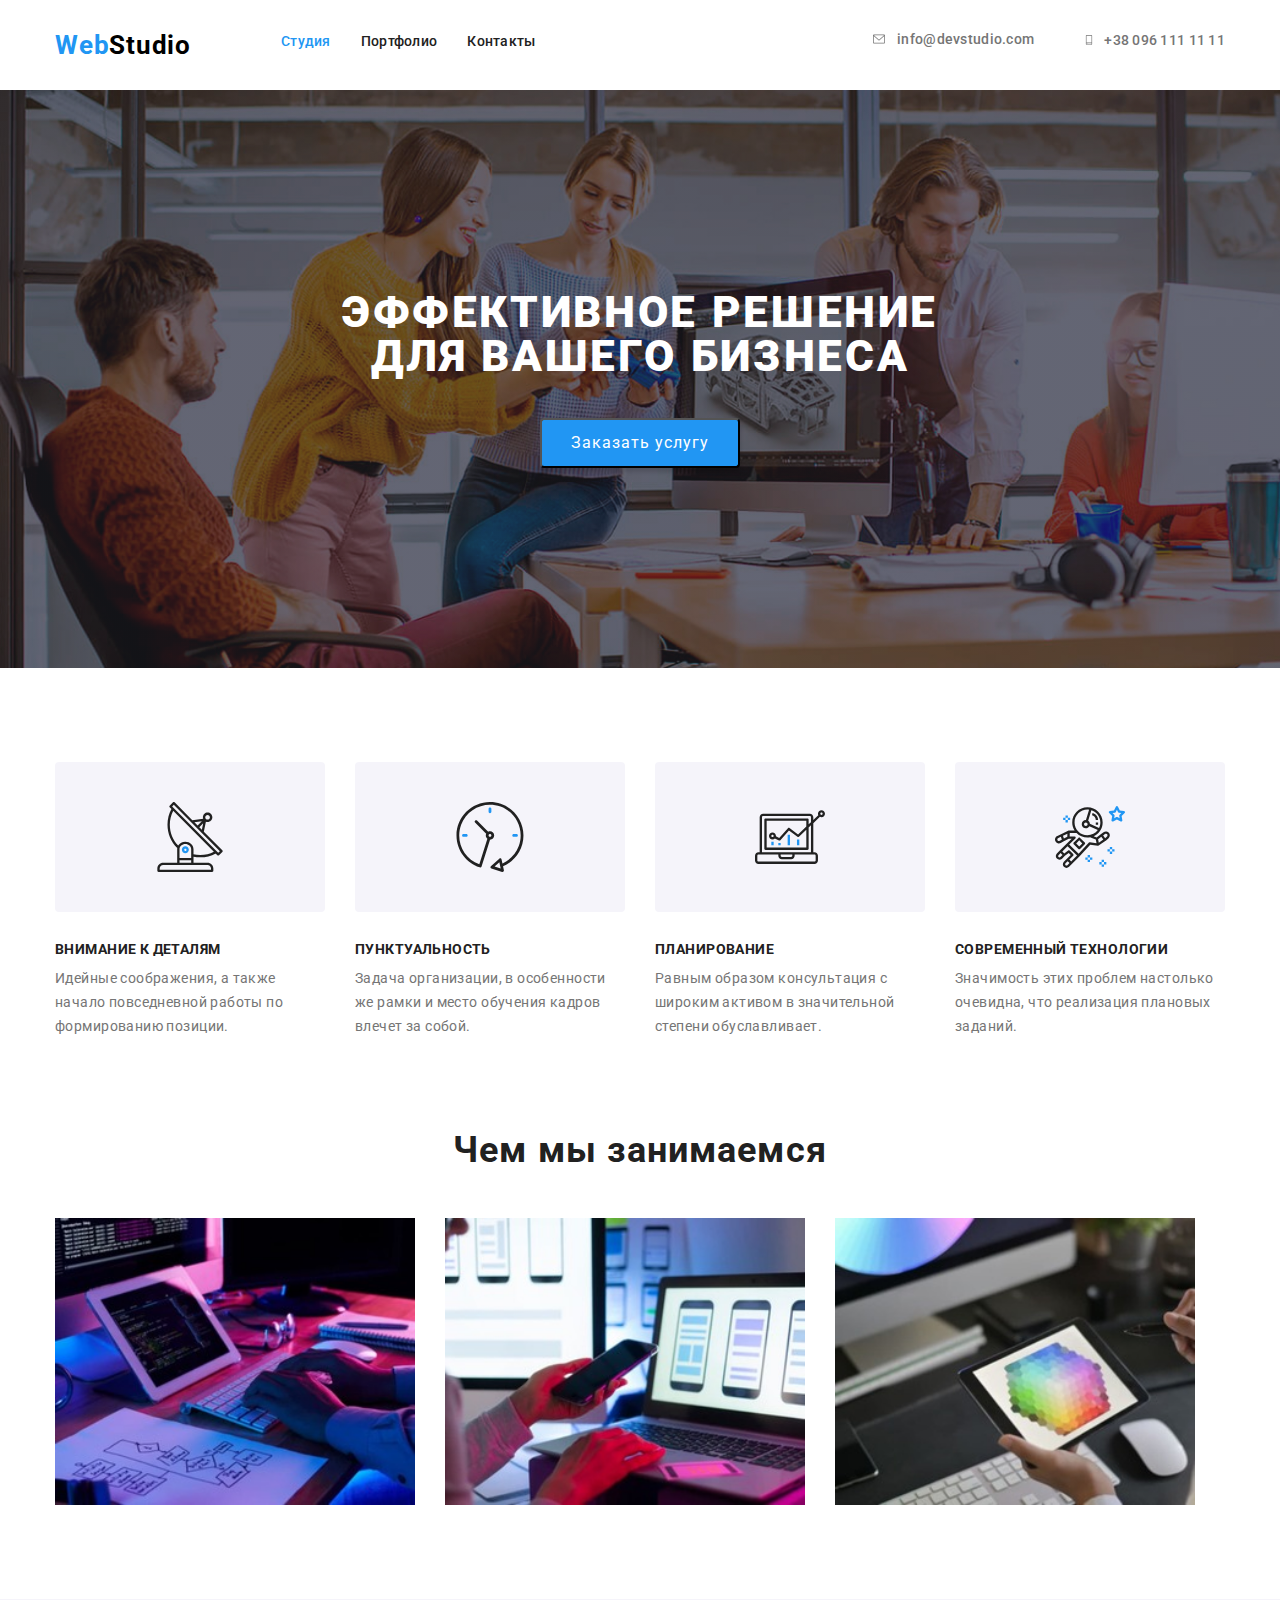
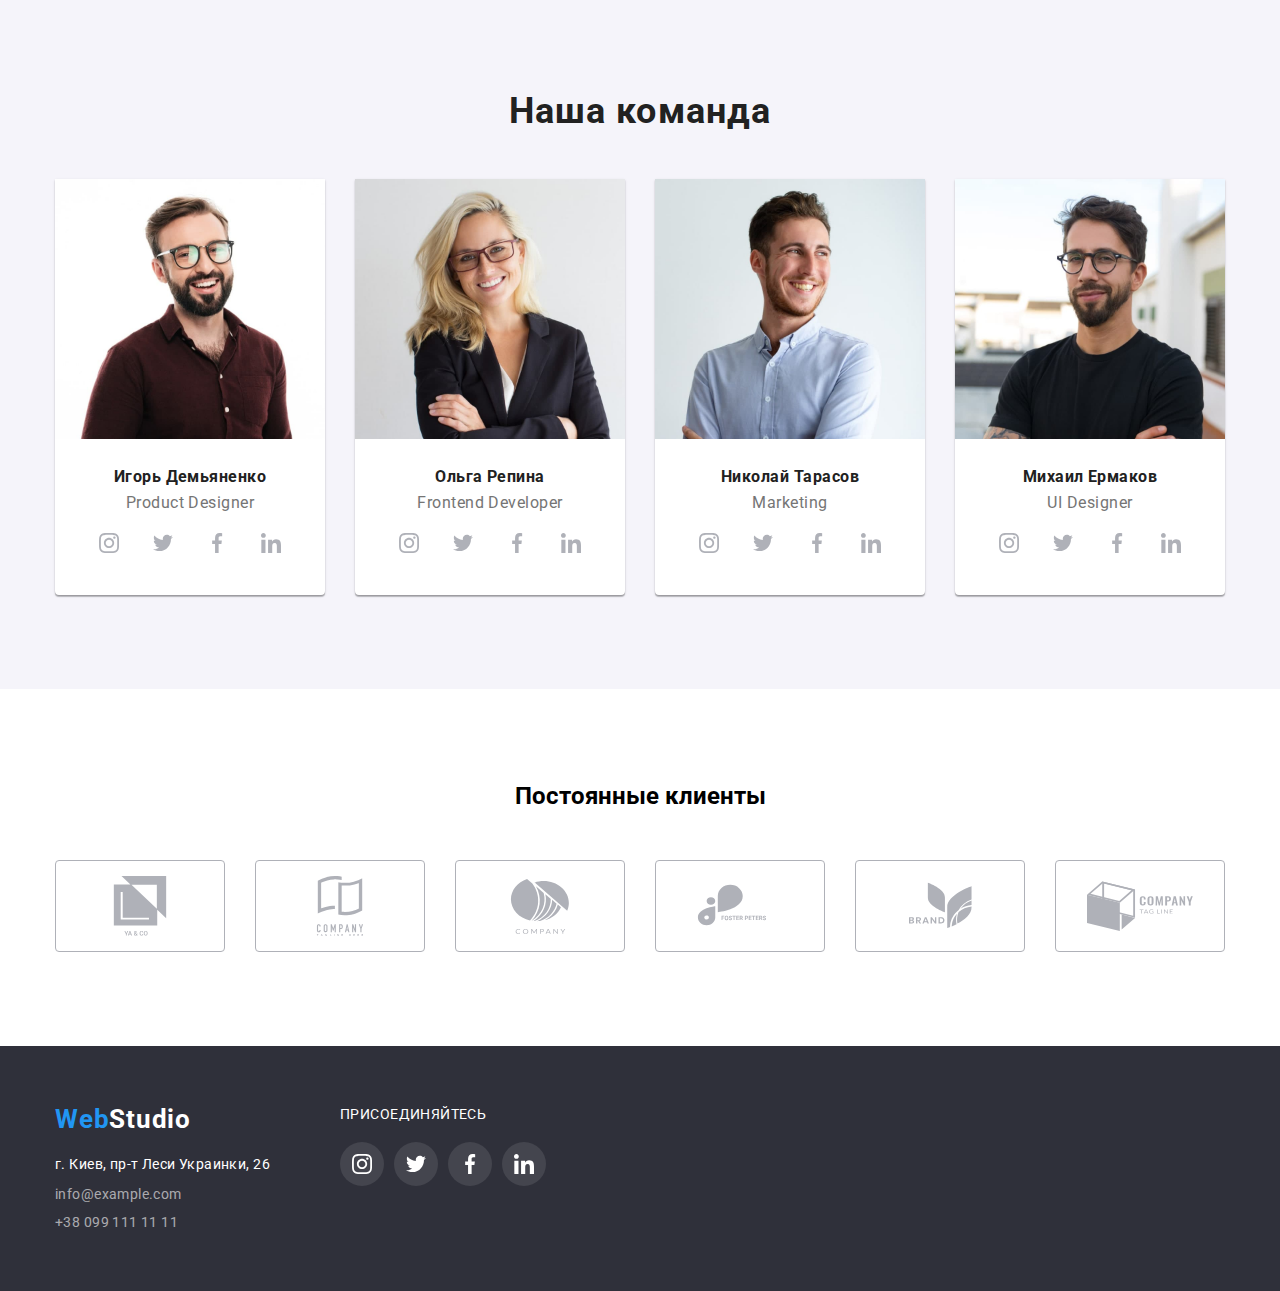
<file: index.html>
<!DOCTYPE html>
<html lang="en">
    <head>
        <meta charset="UTF-8">
        <meta http-equiv="X-UA-Compatible" content="IE=edge">
        <meta name="viewport" content="width=device-width, initial-scale=1.0">
        <title>Web Studip</title>
        <style>
            * {
            padding: 0;
            margin: 0;
            }
        </style>
        <link rel="preconnect" href="https://fonts.googleapis.com">
        <link rel="preconnect" href="https://fonts.gstatic.com" crossorigin>
        <link href="https://fonts.googleapis.com/css2?family=Roboto:wght@100;300;400;500;700;900&display=swap" rel="stylesheet">
        <link rel="stylesheet" href="css/modern-normalize.css">
        <link rel="stylesheet" href="css/style.css">
    </head>
<body>
    <header>
        <div class="container flexwrap-1">
            <nav class="flexwrap-1">
                <a class="webstudio" href="/">Web<span class="studio">Studio</span></a>

                <ul class="linki tocki flexwrap-1 concatst-ost">
                    <li class="li-ots"><a class="linki-1 text-razmer" href="./index.html">Студия</a></li>
                    <li class="li-ots"><a class="linki text-razmer" href="./portfolio.html">Портфолио</a></li>
                    <li class="li-ots"><a class="linki text-razmer" href="">Контакты</a></li>
                </ul>
            </nav>
                <ul class="tocki flexwrap-3 concatst">
                    <li class="li-ots-2"><a class="linki text-razmer-mail" href="mailto:info@devstudio.com"><svg class="size-2"><use href="./images/icons.svg#icon-envelope"></use></svg>info@devstudio.com</a></li>
                    <li class="li-ots-2"><a class="linki text-razmer-mail" href="tel:+380961111111"><svg class="size-1"><use href="./images/icons.svg#icon-smartphone"></use></svg>+38 096 111 11 11</a></li>
                </ul>
        </div>
        </header>
    <main>
        <!--герой-->
        <section class="overlay">
        <DIV class="container">
            <h1 class="text-knopki">ЭФФЕКТИВНОЕ РЕШЕНИЕ <br> ДЛЯ ВАШЕГО БИЗНЕСА</h1>
            <button class="button-index" type="button">Заказать услугу</button>
        </DIV>
        </section>
        <!--наши преимущества-->
        <section class="flexwrap section-1">
            <div class="container">
            <ul class="tocki flexwrap-1 plusa">
                <li class="padding-plus">
                    <div class="over">
                        <svg class="size"><use href="./images/icons.svg#icon-antenna"></use></svg>
                    </div> 
                    <h3 class="flexwrap text-plus">ВНИМАНИЕ К ДЕТАЛЯМ</h3><span class="text-plus-opis flexwrap">Идейные соображения, а также начало повседневной работы по формированию позиции.</span></li>
                <li class="padding-plus">
                    <div class="over">
                        <svg class="size"><use href="./images/icons.svg#icon-clock"></use></svg>
                    </div> 
                    <h3 class="flexwrap text-plus">ПУНКТУАЛЬНОСТЬ</h3><span class="text-plus-opis flexwrap">Задача организации, в особенности же рамки и место обучения кадров влечет за собой.</span></li>
                <li class="padding-plus">
                    <div class="over">
                        <svg class="size"><use href="./images/icons.svg#icon-diagram"></use></svg>
                    </div> 
                    <h3 class="flexwrap text-plus">ПЛАНИРОВАНИЕ</h3><span class="text-plus-opis flexwrap">Равным образом консультация с широким активом в значительной степени обуславливает.</span></li>
                <li class="padding-plus">
                    <div class="over">
                        <svg class="size"><use href="./images/icons.svg#icon-astronaut"></use></svg>
                    </div>  
                    <h3 class="flexwrap text-plus">СОВРЕМЕННЫЙ ТЕХНОЛОГИИ</h3><span class="text-plus-opis flexwrap">Значимость этих проблем настолько очевидна, что реализация плановых заданий.</span></li>
            </ul>
            </div>
        </section>
        <!--чем мы занимаемся-->
        <section class="section prei">
            <div class="container">
            <h2 class="text-zanimaemsya">Чем мы занимаемся</h2>
            <ul class="tocki flexwrap-4">
                <li class="padding"><img src="./images/img1.jpg" alt="вёрстка сайта" width="370" height="294"> </li>
                <li class="padding"><img src="./images/img2.jpg" alt="адаптация сайта" width="370" height="294"> </li>
                <li class="padding"><img src="./images/img3.jpg" alt="дизайн сайта" width="370" height="294"> </li>
            </ul>
            </div>
        </section>
        <!--наша команда-->
        <section class="flexwrap team section-1">
            <div class="container">
            <h2 class="text-zanimaemsya-1 prei">Наша команда</h2>
            <ul class="tocki flexwrap-1">
                <li class="box-1 li-ots-3">
                <img src="./images/img4.jpg" alt="вёрстка сайта" width="270" height="260">
                <div class="ots-2">
                <h2 class="name">Игорь Демьяненко</h2>
                <p class="work">Product Designer</p>
                <div class="tocki flexwrap-9">
                <ul class="flexwrap-1">
                    <li class="hz-1">
                        <a class="linki-3" href="https://www.instagram.com/">
                            <svg class="clean" width="20" height="20">
                                <use href="./images/icons.svg#icon-instagram"></use>
                            </svg>
                        </a>
                    </li>
                    <li class="hz-1">
                        <a class="linki-3" href="https://www.twitter.com/">
                            <svg class="clean" width="20" height="20">
                                <use href="./images/icons.svg#icon-twitter"></use>
                            </svg>
                        </a>
                    </li>
                    <li class="hz-1">
                        <a class="linki-3" href="https://www.facebook.com/">
                            <svg class="clean" width="20" height="20">
                                <use href="./images/icons.svg#icon-facebook"></use>
                            </svg>
                        </a>
                    </li>
                    <li class="hz-1">
                        <a class="linki-3" href="https://www.linkedin.com/">
                            <svg class="clean" width="20" height="20">
                                <use href="./images/icons.svg#icon-linkedin"></use>
                            </svg>
                        </a>
                    </li>
                </ul>
                </div>
                </div>
                </li>
                
                <li class="box-1 li-ots-3">
                <img src="./images/img5.jpg" alt="вёрстка сайта" width="270" height="260">
                <div class="ots-2">
                <h2 class="name">Ольга Репина</h2>
                <p class="work">Frontend Developer</p>
                <div class="tocki flexwrap-9">
                    <ul class="flexwrap-1">
                        <li class="hz-1">
                            <a class="linki-3" href="https://www.instagram.com/">
                                <svg class="clean" width="20" height="20">
                                    <use href="./images/icons.svg#icon-instagram"></use>
                                </svg>
                            </a>
                        </li>
                        <li class="hz-1">
                            <a class="linki-3" href="https://www.twitter.com/">
                                <svg class="clean" width="20" height="20">
                                    <use href="./images/icons.svg#icon-twitter"></use>
                                </svg>
                            </a>
                        </li>
                        <li class="hz-1">
                            <a class="linki-3" href="https://www.facebook.com/">
                                <svg class="clean" width="20" height="20">
                                    <use href="./images/icons.svg#icon-facebook"></use>
                                </svg>
                            </a>
                        </li>
                        <li class="hz-1">
                            <a class="linki-3" href="https://www.linkedin.com/">
                                <svg class="clean" width="20" height="20">
                                    <use href="./images/icons.svg#icon-linkedin"></use>
                                </svg>
                            </a>
                        </li>
                    </ul>
                    </div>
                </div>
                </li>
           
                <li class="box-1 li-ots-3">
                <img src="./images/img6.jpg" alt="вёрстка сайта" width="270" height="260">
                <div class="ots-2">
                <h2 class="name">Николай Тарасов</h2>
                <p class="work">Marketing</p>
                <div class="tocki flexwrap-9">
                    <ul class="flexwrap-1">
                        <li class="hz-1">
                            <a class="linki-3" href="https://www.instagram.com/">
                                <svg class="clean" width="20" height="20">
                                    <use href="./images/icons.svg#icon-instagram"></use>
                                </svg>
                            </a>
                        </li>
                        <li class="hz-1">
                            <a class="linki-3" href="https://www.twitter.com/">
                                <svg class="clean" width="20" height="20">
                                    <use href="./images/icons.svg#icon-twitter"></use>
                                </svg>
                            </a>
                        </li>
                        <li class="hz-1">
                            <a class="linki-3" href="https://www.facebook.com/">
                                <svg class="clean" width="20" height="20">
                                    <use href="./images/icons.svg#icon-facebook"></use>
                                </svg>
                            </a>
                        </li>
                        <li class="hz-1">
                            <a class="linki-3" href="https://www.linkedin.com/">
                                <svg class="clean" width="20" height="20">
                                    <use href="./images/icons.svg#icon-linkedin"></use>
                                </svg>
                            </a>
                        </li>
                    </ul>
                    </div>
                </div>
                </li>
   

                <li class="box-1 li-ots-3">
                <img src="./images/img7.jpg" alt="вёрстка сайта" width="270" height="260">
                <div class="ots-2">
                <h2 class="name">Михаил Ермаков</h2>
                <p class="work">UI Designer</p>
                <div class="tocki flexwrap-9">
                    <ul class="flexwrap-1">
                        <li class="hz-1">
                            <a class="linki-3" href="https://www.instagram.com/">
                                <svg class="clean" width="20" height="20">
                                    <use href="./images/icons.svg#icon-instagram"></use>
                                </svg>
                            </a>
                        </li>
                        <li class="hz-1">
                            <a class="linki-3" href="https://www.twitter.com/">
                                <svg class="clean" width="20" height="20">
                                    <use href="./images/icons.svg#icon-twitter"></use>
                                </svg>
                            </a>
                        </li>
                        <li class="hz-1">
                            <a class="linki-3" href="https://www.facebook.com/">
                                <svg class="clean" width="20" height="20">
                                    <use href="./images/icons.svg#icon-facebook"></use>
                                </svg>
                            </a>
                        </li>
                        <li class="hz-1">
                            <a class="linki-3" href="https://www.linkedin.com/">
                                <svg class="clean" width="20" height="20">
                                    <use href="./images/icons.svg#icon-linkedin"></use>
                                </svg>
                            </a>
                        </li>
                    </ul>
                    </div>
                </div>
                </li>
            </ul>
            </div>
        </section>
    <section class="clients">
        <div class="container">
            <h2 class="vv">Постоянные клиенты</h2>
            <Ul class="flexwrap-6">
                <li class="xx"><a class="color" href="/"><svg width="106" height="60"><use href="./images/icons.svg#icon-Union"></use></svg></a></li>
                <li class="xx"><a class="color" href="/"><svg width="106" height="60"><use href="./images/icons.svg#icon-group4"></use></svg></a></li>
                <li class="xx"><a class="color" href="/"><svg width="106" height="60"><use href="./images/icons.svg#icon-group"></use></svg></a></li>
                <li class="xx"><a class="color" href="/"><svg width="106" height="60"><use href="./images/icons.svg#icon-group3"></use></svg></a></li>
                <li class="xx"><a class="color" href="/"><svg width="106"><use href="./images/icons.svg#icon-logo"></use></svg></a></li>
                <li class="xx"><a class="color" href="/"><svg width="106"><use href="./images/icons.svg#icon-group2"></use></svg></a></li>
            </Ul>
        </div>
    </section>
</main>
    <footer class="flexwrap-1">
    <div class="container flexwrap-1">
        <address>
            <a class="webstudio-1" href="/">Web<span class="studio-white">Studio</span></a>   
            <ul class="tocki">
                <li class="ots-11"><a class="adress" href="https://www.google.com/maps/place/%D0%B1%D1%83%D0%BB.+%D0%9B%D0%B5%D1%81%D0%B8+%D0%A3%D0%BA%D1%80%D0%B0%D0%B8%D0%BD%D0%BA%D0%B8,+26,+%D0%9A%D0%B8%D0%B5%D0%B2,+02000">г. Киев, пр-т Леси Украинки, 26</a></li>
                <li class="ots-11"><a class="telmail-futer" href="mailto:info@example.com">info@example.com</a></li>
                <li class="ots-11"><a class="telmail-futer" href="tel:+380991111111">+38 099 111 11 11</a></li>
            </ul>
        </address>
        <div class="krug">
            <p class="qq">ПРИСОЕДИНЯЙТЕСЬ</p>
            <ul class="tocki flexwrap-1">
                <li class="hz-1">
                    <a class="linki-2" href="https://www.instagram.com/">
                        <svg class="clean" width="20" height="20">
                            <use href="./images/icons.svg#icon-instagram"></use>
                        </svg>
                    </a>
                </li>
                <li class="hz-1">
                    <a class="linki-2" href="https://www.twitter.com/">
                        <svg class="clean" width="20" height="20">
                            <use href="./images/icons.svg#icon-twitter"></use>
                        </svg>
                    </a>
                </li>
                <li class="hz-1">
                    <a class="linki-2" href="https://www.facebook.com/">
                        <svg class="clean" width="20" height="20">
                            <use href="./images/icons.svg#icon-facebook"></use>
                        </svg>
                    </a>
                </li>
                <li class="hz-1">
                    <a class="linki-2" href="https://www.linkedin.com/">
                        <svg class="clean" width="20" height="20">
                            <use href="./images/icons.svg#icon-linkedin"></use>
                        </svg>
                    </a>
                </li>
            </ul>
        </div>
    </div>
</footer>
</body>
</html>
</file>
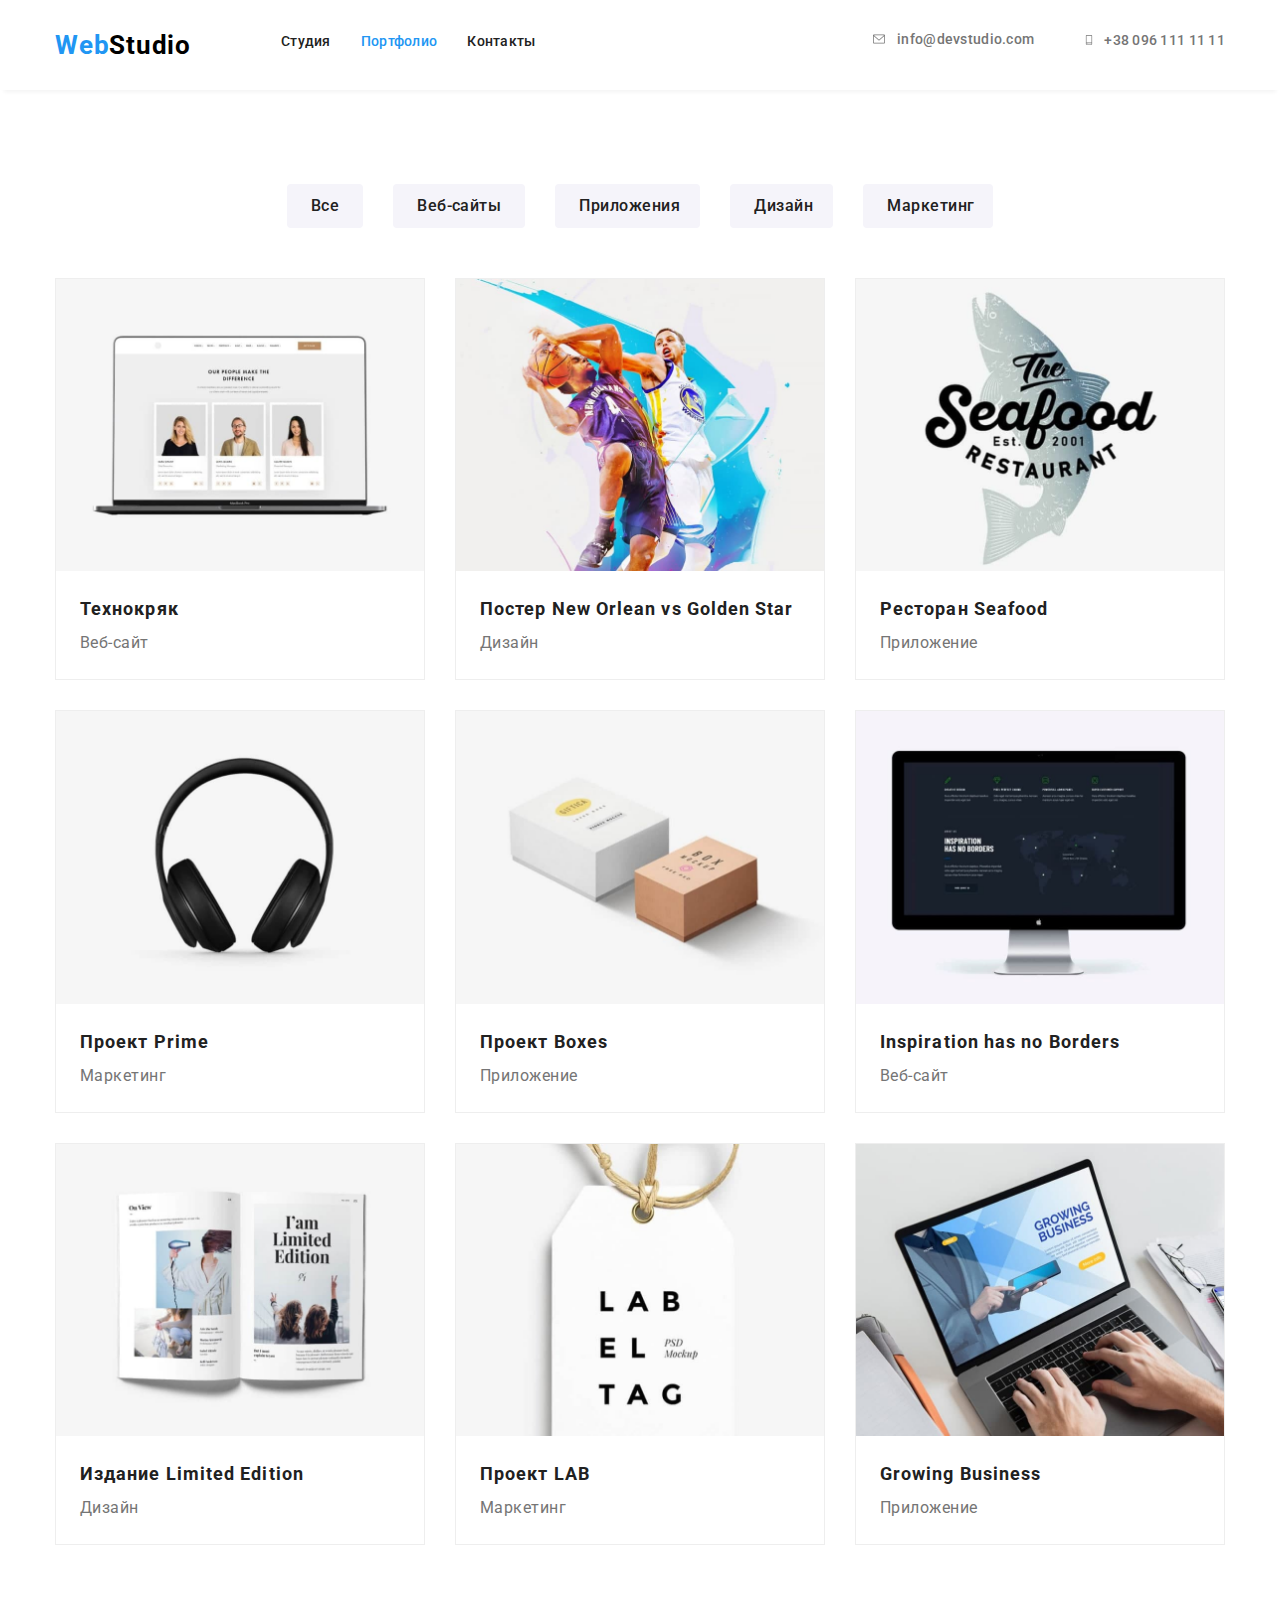
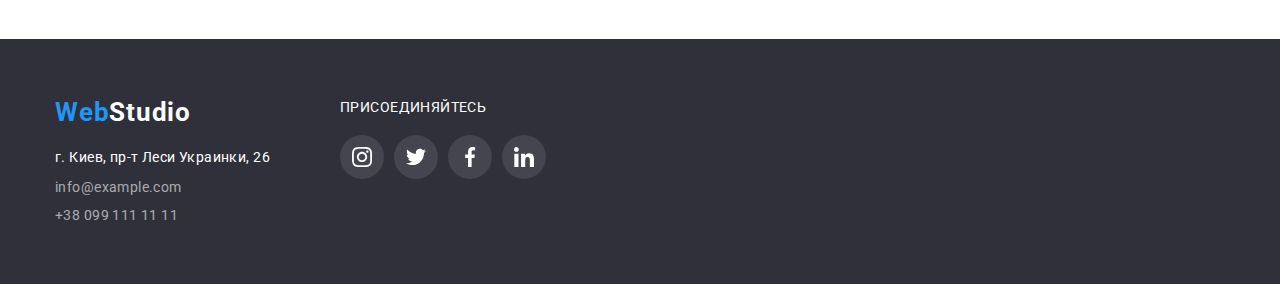
<file: portfolio.html>
<!DOCTYPE html>
<html lang="en">
    <head>
        <meta charset="UTF-8">
        <meta http-equiv="X-UA-Compatible" content="IE=edge">
        <meta name="viewport" content="width=device-width, initial-scale=1.0">
        <title>Portfolio</title>
        <style>
            * {
            padding: 0;
            margin: 0;
            }
        </style>
        <link rel="preconnect" href="https://fonts.googleapis.com">
        <link rel="preconnect" href="https://fonts.gstatic.com" crossorigin>
        <link href="https://fonts.googleapis.com/css2?family=Roboto:wght@100;300;400;500;700;900&display=swap" rel="stylesheet">
        <link rel="stylesheet" href="css/modern-normalize.css">
        <link rel="stylesheet" href="css/style.css">
    </head>
<body>
    <header class="boxshadow">
    <div class="container">
        <nav class="flexwrap">
            <a class="webstudio" href="/">Web<span class="studio">Studio</span></a>

            <ul class="linki tocki flexwrap concatst-ost">
                <li class="li-ots"><a class="linki text-razmer" href="./index.html">Студия</a></li>
                <li class="li-ots"><a class="linki-1 text-razmer" href="./portfolio.html">Портфолио</a></li>
                <li class="li-ots"><a class="linki text-razmer" href="">Контакты</a></li>
            </ul>

            <ul class="tocki flexwrap-3 concatst">
                <li class="li-ots-2"><a class="linki text-razmer-mail" href="mailto:info@devstudio.com"><svg class="size-2"><use href="./images/icons.svg#icon-envelope"></use></svg>info@devstudio.com</a></li>
                <li class="li-ots-2"><a class="linki text-razmer-mail" href="tel:+380961111111"><svg class="size-1"><use href="./images/icons.svg#icon-smartphone"></use></svg>+38 096 111 11 11</a></li>
            </ul>
        </nav>
    </div>
    </header>
    <main>
        <!--кнопки-->
        <section class="section">
        <div class="container">
            <ul class="tocki flexwrap pad-knopki">
                <li><button class="text-button text-button-0" type="button">Все</button></li>
                <li><button class="text-button text-button-1" type="button">Веб-сайты</button></li>
                <li><button class="text-button text-button-2" type="button">Приложения</button></li>
                <li><button class="text-button text-button-3" type="button">Дизайн</button></li>
                <li><button class="text-button text-button-4" type="button">Маркетинг</button></li>
            </ul>
            <!--портфолио-->
            <ul class="tocki-1 flex-container">
                <li class="box flex-element">
                    <a class="linkshadow"><img src="./images/project-1.jpg" alt="изображения сайта" width="370">
                    <div class="ots-4">
                    <h2 class="zag">Технокряк</h2>
                    <p class="opis">Веб-сайт</p>
                    </div></a>
                </li>

                <li class="box flex-element">
                    <a class="linkshadow"><img src="./images/project-2.jpg" alt="изображения сайта" width="370">
                    <div class="ots-4">
                    <h2 class="zag">Постер New Orlean vs Golden Star</h2>
                    <p class="opis">Дизайн</p>
                    </div></a>
                </li>

                <li class="box flex-element">
                    <a class="linkshadow"><img src="./images/project-3.jpg" alt="изображения сайта" width="370">
                    <div class="ots-4">
                    <h2 class="zag">Ресторан Seafood</h2>
                    <p class="opis">Приложение</p>
                    </div></a>
                </li>

                <li class="box flex-element">
                    <a class="linkshadow"><img src="./images/project-4.jpg" alt="изображения сайта" width="370">
                    <div class="ots-4">
                    <h2 class="zag">Проект Prime</h2>
                    <p class="opis">Маркетинг</p>
                    </div></a>
                </li>

                <li class="box flex-element">
                    <a class="linkshadow"><img src="./images/project-5.jpg" alt="изображения сайта" width="370">
                    <div class="ots-4">
                    <h2 class="zag">Проект Boxes</h2>
                    <p class="opis">Приложение</p>
                    </div></a>
                </li>

                <li class="box flex-element">
                    <a class="linkshadow"><img src="./images/project-6.jpg" alt="изображения сайта" width="370">
                    <div class="ots-4">
                    <h2 class="zag">Inspiration has no Borders</h2>
                    <p class="opis">Веб-сайт</p>
                    </div></a>
                </li>

                
                <li class="box flex-element">
                    <a class="linkshadow"><img src="./images/project-7.jpg" alt="изображения сайта" width="370">
                    <div class="ots-4">
                    <h2 class="zag">Издание Limited Edition</h2>
                    <p class="opis">Дизайн</p>
                    </div></a>
                </li>

                <li class="box flex-element">
                    <a class="linkshadow"><img src="./images/project-8.jpg" alt="изображения сайта" width="370">
                    <div class="ots-4">
                    <h2 class="zag">Проект LAB</h2>
                    <p class="opis">Маркетинг</p>
                    </div></a>
                </li>

                <li class="box flex-element">
                    <a class="linkshadow"><img src="./images/project-9.jpg" alt="изображения сайта" width="370">
                    <div class="ots-4">
                    <h2 class="zag">Growing Business</h2>
                    <p class="opis">Приложение</p>
                    </div></a>
                </li>
            </ul>
        </div>
        </section>
    </main>
    <footer class="flexwrap-1">
        <div class="container flexwrap-1">
            <address>
                <a class="webstudio-1" href="/">Web<span class="studio-white">Studio</span></a>   
                <ul class="tocki">
                    <li class="ots-11"><a class="adress" href="https://www.google.com/maps/place/%D0%B1%D1%83%D0%BB.+%D0%9B%D0%B5%D1%81%D0%B8+%D0%A3%D0%BA%D1%80%D0%B0%D0%B8%D0%BD%D0%BA%D0%B8,+26,+%D0%9A%D0%B8%D0%B5%D0%B2,+02000">г. Киев, пр-т Леси Украинки, 26</a></li>
                    <li class="ots-11"><a class="telmail-futer" href="mailto:info@example.com">info@example.com</a></li>
                    <li class="ots-11"><a class="telmail-futer" href="tel:+380991111111">+38 099 111 11 11</a></li>
                </ul>
            </address>
            <div class="krug">
                <p class="qq">ПРИСОЕДИНЯЙТЕСЬ</p>
                <ul class="tocki flexwrap-1">
                    <li class="hz-1">
                        <a class="linki-2" href="https://www.instagram.com/">
                            <svg class="clean" width="20" height="20">
                                <use href="./images/icons.svg#icon-instagram"></use>
                            </svg>
                        </a>
                    </li>
                    <li class="hz-1">
                        <a class="linki-2" href="https://www.twitter.com/">
                            <svg class="clean" width="20" height="20">
                                <use href="./images/icons.svg#icon-twitter"></use>
                            </svg>
                        </a>
                    </li>
                    <li class="hz-1">
                        <a class="linki-2" href="https://www.facebook.com/">
                            <svg class="clean" width="20" height="20">
                                <use href="./images/icons.svg#icon-facebook"></use>
                            </svg>
                        </a>
                    </li>
                    <li class="hz-1">
                        <a class="linki-2" href="https://www.linkedin.com/">
                            <svg class="clean" width="20" height="20">
                                <use href="./images/icons.svg#icon-linkedin"></use>
                            </svg>
                        </a>
                    </li>
                </ul>
            </div>
        </div>
    </footer>
</body>
</html>
</file>
<file: css/style.css>
body {
    font-family: 'Roboto', sans-serif;
    color :black;
    margin: 0px;
}

.linki {
    color: #FFFFFF; /* Цвет обычной ссылки */ 
    text-decoration: none; /* Убираем подчёркивание у ссылок */
   }
.linki:hover {
    color: #2196F3; /* Цвет ссылки при наведении */
    }

.telmail,
.telmail text {
    font-weight: 500;
    font-size: 14px;
    line-height: 1;
    letter-spacing: 0.02em;
    text-decoration: none;
    color: #757575;
}

.tocki {
    list-style-type: none;
    font-style: normal;

}

.webstudio {
    text-decoration: none;    
    font-weight: bold;
    font-size: 26px;
    line-height: 1;
    letter-spacing: 0.03em;
    color: #2196F3;
    font-style: normal;
}

.studio {
    color: black;
}

.navigat {
    margin-left: 93px;
}

.text-razmer {
    font-style: normal;
    font-weight: 500;
    font-size: 14px;
    line-height: 1;
    letter-spacing: 0.02em;    
    color: #212121;
}

.text-button {
    background: #F5F4FA;
    border-radius: 4px;
    font-size: 16px;
    line-height: 2;
    text-align: center;
    letter-spacing: 0.03em;
    color: #212121;
    cursor: pointer;
    border: none;
    padding-top: 6px;
    padding-bottom: 6px;
    padding-left: 24px;
    padding-right: 24px;
    font-weight: 500;
}

.text-button:hover {
    color: white;
    background:#2196F3 ;
}


.zag {
    font-size: 18px;
    line-height: 2;
    letter-spacing: 0.06em;
    color: #212121;
    padding-left: 24px;
}

.opis {
    font-style: normal;
    font-weight: normal;
    font-size: 16px;
    line-height: 2;
    letter-spacing: 0.03em;
    color: #757575;
    padding-left: 24px;
}

.mid {
    text-align: center;
    align-items: center;
}

.box {
    background: #FFFFFF;
    border: 1px solid #EEEEEE;
    box-sizing: border-box;
    width: 370px;
    left: 215px;
    top: 696px;
    margin-right : 30px;
    margin-bottom: 30px;
}


.box:nth-child(7) {
    margin-bottom: 0px;
}

.box:nth-child(8) {
    margin-bottom: 0px;
}

.box:nth-child(9) {
    margin-bottom: 0px;
}

.adress {
    font-size: 14px;
    line-height: 24px;
    letter-spacing: 0.03em;
    text-decoration: none;
    color: #FFFFFF;
}

header {
    background: #FFFFFF;
    padding-top: 32px;
    padding-bottom: 32px;
}


footer {
    background: #2F303A;
    padding-top: 60px;
    padding-bottom: 60px;
}

.studio-white {
    color: white;
}

.telmail-futer {
    font-size: 14px;
    line-height: 1;
    letter-spacing: 0.03em;
    color: rgba(255, 255, 255, 0.6);
    text-decoration: none;
}

.fon-knopki {
    max-width: 1600px;
    left: 0px;
    top: 80px;
    background: #2F303A;
    padding-top: 200px;
    padding-bottom: 200px;
}

.text-knopki {
    font-weight: 900;
    font-size: 44px;
    line-height: 1;
    text-align: center;
    letter-spacing: 0.06em;
    text-transform: uppercase;
    color: white;
    margin: 0px;
    margin-bottom: 40px;
}

.button-index {
    background: #2196F3;
    box-shadow: 0px 4px 4px rgba(0, 0, 0, 0.15);
    border-radius: 4px;
    font-size: 16px;
    line-height: 2;
    letter-spacing: 0.06em;
    color: #FFFFFF;
    width: 200px;
    height: 50px;
    cursor: pointer;
    display: block;
    margin: auto;
}

.text-plus {
    font-size: 14px;
    line-height: 1;
    letter-spacing: 0.03em;
    text-transform: uppercase;
    color: #212121;
    width: 270px;
    margin-bottom: 10px;
}

.text-plus-opis {
    font-size: 14px;
    line-height: 24px;
    letter-spacing: 0.03em;
    color: #757575;
    width: 270px;
}

.text-zanimaemsya {
    font-size: 36px;
    line-height: 1;
    text-align: center;
    letter-spacing: 0.03em;
    color: #212121;
    margin: 0 auto;
    margin-bottom: 50px;
}

.name {
    font-size: 16px;
    line-height: 1;
    text-align: center;
    letter-spacing: 0.03em;
    color: #212121;
    padding-bottom: 10px;
}

.work {
    font-size: 16px;
    line-height: 1;
    text-align: center;
    letter-spacing: 0.03em;
    color: #757575;
}

.box-1 {
    width: 270px;
    background: #FFFFFF;
    box-shadow: 0px 1px 3px rgba(0, 0, 0, 0.12), 0px 1px 1px rgba(0, 0, 0, 0.14), 0px 2px 1px rgba(0, 0, 0, 0.2);
    border-radius: 0px 0px 4px 4px;
}


.box-1:last-child {
    margin: 0px;
}

/* ховеры */
.telmail-futer:hover {
    color: #2196F3;    
}

.adress:hover {
    color: #2196F3;
}

.section {
    padding-top: 94px;
    padding-bottom: 94px;
}

.nav-box {
    width : 1200px;
    height: 80px;
}

.flexwrap {
    display: flex;
    flex-wrap: wrap;
}

.li-ots {
    margin-right: 30px; 
}


.li-ots:last-child {
    margin-right: 0px;
}

.concatst {
    margin-left: auto;

}

.li-ots-2 {
    margin-right: 50px;
}

.li-ots-2:last-child {
    margin-right: 0px;
}

.concatst-ost {
    margin-left: 90px;
}

.flex-container {
    display: flex;
    flex-wrap: wrap;
}

.padding {
    margin-right: 30px;
    flex-basis: calc(100% / 3 - 30px)
}

.padding:last-child {
    margin-right: 0px;
}

.main-box {
    width: 1230px;
    padding-left: 15px;
    padding-right: 15px;
    margin-left: auto;
    margin-right: auto;
}

.padding-plus {
    margin-right: 30px;
    display: block;

}

.padding-plus:last-child {
    margin-right: 0px;
}

.over {    
    display: flex;
    height: 150px;
    margin-bottom: 30px;
    background: #F5F4FA;
    border-radius: 4px;
    justify-content: center;
    align-items: center
}

.prei {
    padding-top: 0px;
}

.ots {
    margin-left: 215px;
    margin-right: 215px;
}

.plusa {

}

.team {
    left: 0px;
    top: 1449px;
    background: #F5F4FA;
}


.container {
    margin-left: auto;
    margin-right: auto;
    padding-left: 15px;
    padding-right: 15px;
    width: 1200px;
}

.pad-knopki {
    margin-bottom: 50px;
    justify-content: center;
}

.pad-knopki li {
    margin-right: 30px;
}

.pad-knopki li:last-child {
    margin-right: 0px;
}

.zag-1 {
    font-size: 18px;
    line-height: 2;
    letter-spacing: 0.06em;
    color: #212121;
    height: 36px;
}

img {
    display: block;
    height:auto; 
    width:100%;

}

.ots-11 {
    margin-bottom: 9px;
}

.ots-11:last-child {
    margin-bottom: 0px;
}

.webstudio-1 {
    text-decoration: none;    
    font-weight: bold;
    display: block;
    font-size: 26px;
    line-height: 1;
    letter-spacing: 0.03em;
    color: #2196F3;
    margin-bottom: 20px;
    font-style: normal;
}

.text-button-0 {

}

.text-button-1 {
}

.text-button-2 {
    width: 145px;
}

.text-button-3 {
    width: 103px;
}

.text-button-4 {
    width: 130px;
}

.boxshadow {
    box-shadow: 0 6px 4px -4px rgb(0 0 0 / 5%)
  }


.text-zanimaemsya-1 {
    font-size: 36px;
    line-height: 1;
    text-align: center;
    letter-spacing: 0.03em;
    color: #212121;
    margin-bottom: 50px;
}

.section-1 {
    padding-top: 94px;
    padding-bottom: 94px;
}

.section-2 {
    padding-bottom: 94px;
}

nav {

}

h1, h2, h3, h4, h5, h6, p, ul {
    padding: 0;
}

.ots-2 {
    padding-top: 30px;
    padding-bottom: 30px;
}

.li-ots-3 {
    margin-right: 30px;
}

.box:nth-child(3) {
    margin-right: 0px;
}

.box:nth-child(6) {
    margin-right: 0px;
}

.box:nth-child(9) {
    margin-right: 0px;
}



.zxc {
    padding-right: 30px;
}

.tocki-1 {
    list-style-type: none;
    padding-left: 0;
}

.li-ots-3:last-child {
    margin: 0px;
}

.ots-4 {
    padding-top: 20px;
    padding-bottom: 20px;
}

.flexwrap-1 {
    display: flex;
}

.flexwrap-3 {
    display: flex;
    justify-items: end;
}

.flexwrap-4 {
    display: flex;
}

.linki-1 {
    color: #2196F3; /* Цвет обычной ссылки */ 
    text-decoration: none; /* Убираем подчёркивание у ссылок */
   }
.linki-1:hover {
    color: #2196F3; /* Цвет ссылки при наведении */ 
    }

.text-razmer-mail {
    font-style: normal;
    font-weight: 500;
    font-size: 14px;
    line-height: 1;
    letter-spacing: 0.02em;    
    color: #757575;
    align-items: center;
    display: flex;
}

.overlay {
    max-width: 1600px;
    background: #2F303A;
    padding-top: 200px;
    padding-bottom: 200px;
    background-image: linear-gradient(to right,rgba(47, 48, 58, 0.4),rgba(47, 48, 58, 0.4)), url("../images/overlay.jpg"); 
    background-repeat: no-repeat;
    background-size: cover;
}

.size {
    width: 70px;
    height: 70px;
}

.size-1 {
    width: 10px;
    height: 16px;
    margin-right: 10px;
    fill: currentColor
}

.size-2 {
    width: 16px;
    height: 12px;
    margin-right: 10px; 
    fill: currentColor
}

.hz {
    display: flex;
    list-style-type: none;
    margin: 0 auto;
}

.hz-1 {
    display: block;
    margin-right: 10px;
    border-radius: 50%;
}

.hz-1:last-child {
    margin-right: 0;
}

.qq {
    font-size: 14px;
    line-height: 16px;
    letter-spacing: 0.03em;
    color: #FFFFFF;
    margin-bottom: 20px;
}

.krug {
    margin-left: 70px;
}

.clean {
    fill: currentColor;
}

.xx {
    margin-right: 30px;
    list-style: none;
}

.xx:last-child {
    margin: 0;
}

.color {
    fill: #AFB1B8;
    border: 1px solid #AFB1B8;
    box-sizing: border-box;
    border-radius: 4px;
    width: 170px;
    height: 92px;
    display: flex;
    justify-content: center;
    align-items: center;
}

.color:hover {
    fill: #2196F3;
    border-color: #2196F3;
}

.vv {
    align-items: center;
    justify-content: center;
    display: flex;
    margin-bottom: 50px;
    font-style: normal;
}

.flexwrap-6 {
    display: flex;
    justify-content: center;
}

.hz-1:hover {
    background: #2196F3;
}

.linki-2.linki-2 {
    color: #FFFFFF;
    width: 44px;
    height: 44px;
    background-color: #44454E;
    display: flex;
    justify-content: center;
    align-items: center;
    border-radius: 50%;
}

.linki-2:hover {
    background: #2196F3 ;
}

.linki-3 {
    color: #AFB1B8;
    width: 44px;
    height: 44px;
    display: flex;
    justify-content: center;
    align-items: center;
    border-radius: 50%;
}

.linki-3:hover {
    color: #FFFFFF;
    background: #2196F3;
}

.flexwrap-9 {
    display: flex;
    align-items: center;
    justify-content: center;
    padding-top: 10px;
}

.linkshadow {
    display: block
}

.linkshadow:hover {
    box-shadow: 0px 1px 1px rgba(0, 0, 0, 0.12), 0px 4px 4px rgba(0, 0, 0, 0.06), 1px 4px 6px rgba(0, 0, 0, 0.16);
}

.clients {
    padding-top: 94px;
    padding-bottom: 94px;
}
</file>
